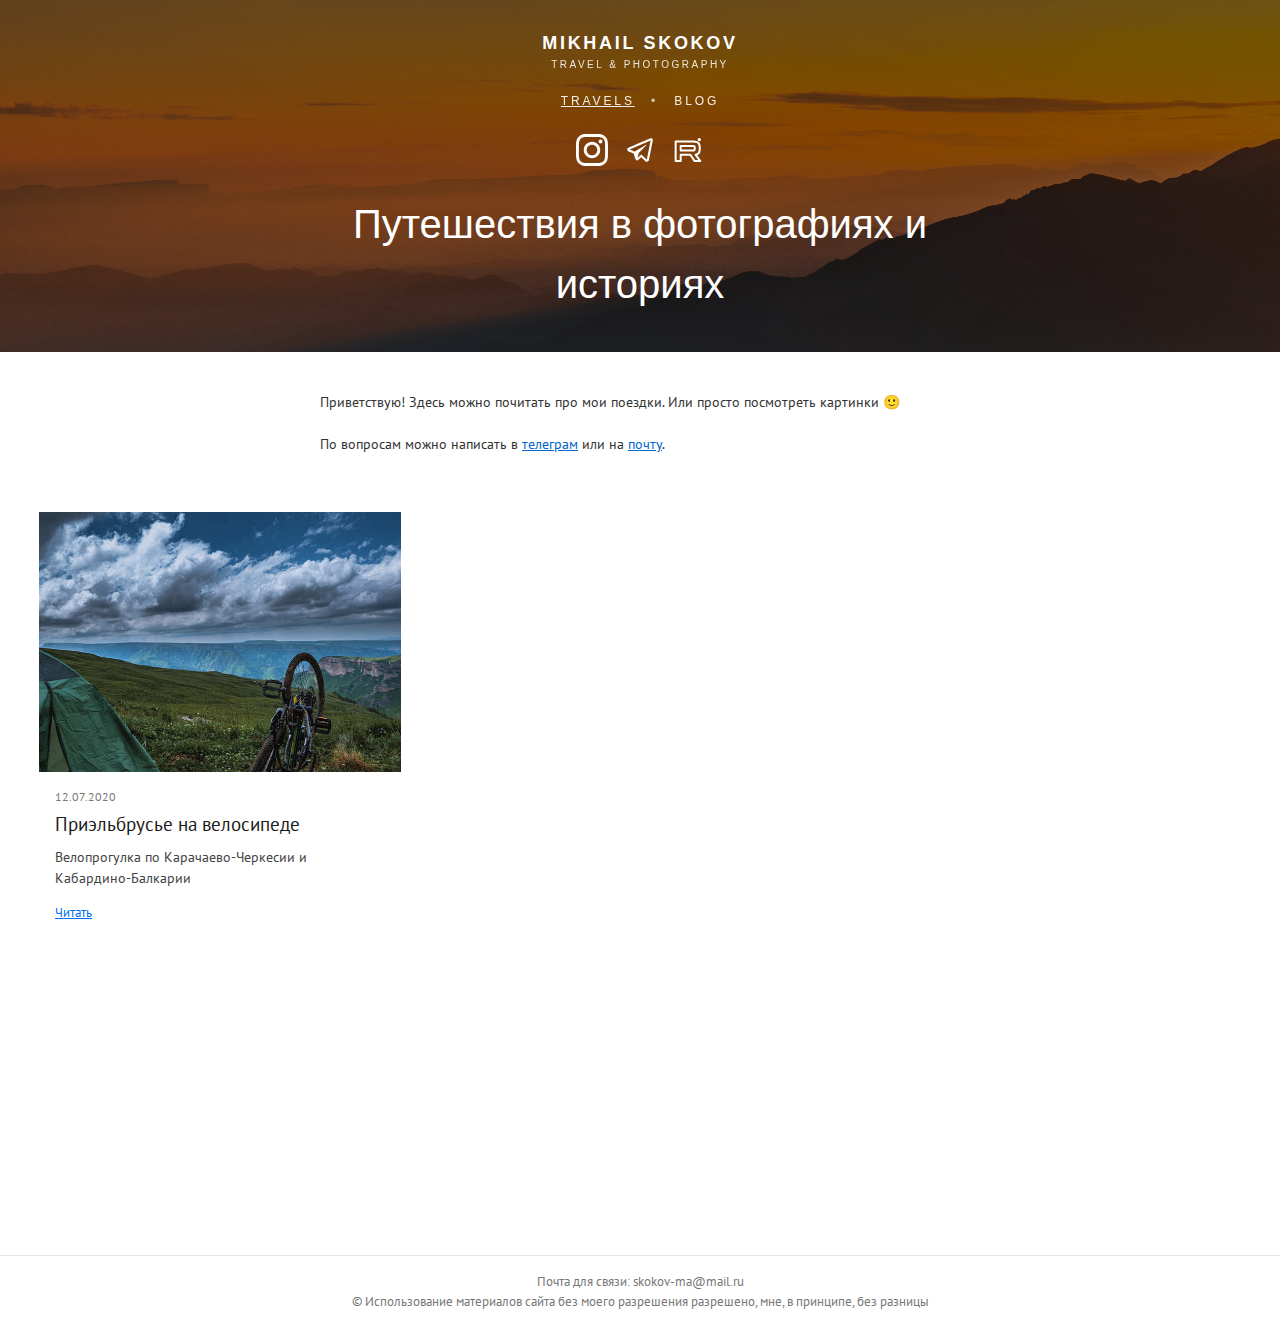
<file: index.html>
<!DOCTYPE html>
<html lang="ru">

<head>
  <meta charset="UTF-8">
  <title>Михаил Скоков — Про путешествия</title>
  <meta name="viewport" content="width=device-width, initial-scale=1">
  <link rel="apple-touch-icon" sizes="180x180" href="/apple-touch-icon.png">
  <link rel="icon" type="image/png" sizes="32x32" href="/favicon-32x32.png">
  <link rel="icon" type="image/png" sizes="16x16" href="/favicon-16x16.png">
  <link rel="manifest" href="/site.webmanifest">
  <link rel="stylesheet" href="assets/css/base.css">
</head>

<body data-page="home" class="page-home">
  <header class="site-header" id="site-header"></header>

  <main class="content">
    <section class="about">
      <p>Приветствую! Здесь можно почитать про мои поездки. Или просто посмотреть картинки 🙂</p>
      <br>
      <p>По вопросам можно написать в <a href="https://t.me/SkokovMA" target="_blank">телеграм</a> или на <a
          href="mailto:skokov-ma@mail.ru">почту</a>.</p>
    </section>

    <section id="travels" class="posts-section">
      <div id="travels-list" class="travels-grid"></div>
    </section>
  </main>

  <footer class="site-footer" id="site-footer"></footer>

  <script src="assets/js/layout.js"></script>
</body>

</html>
</file>
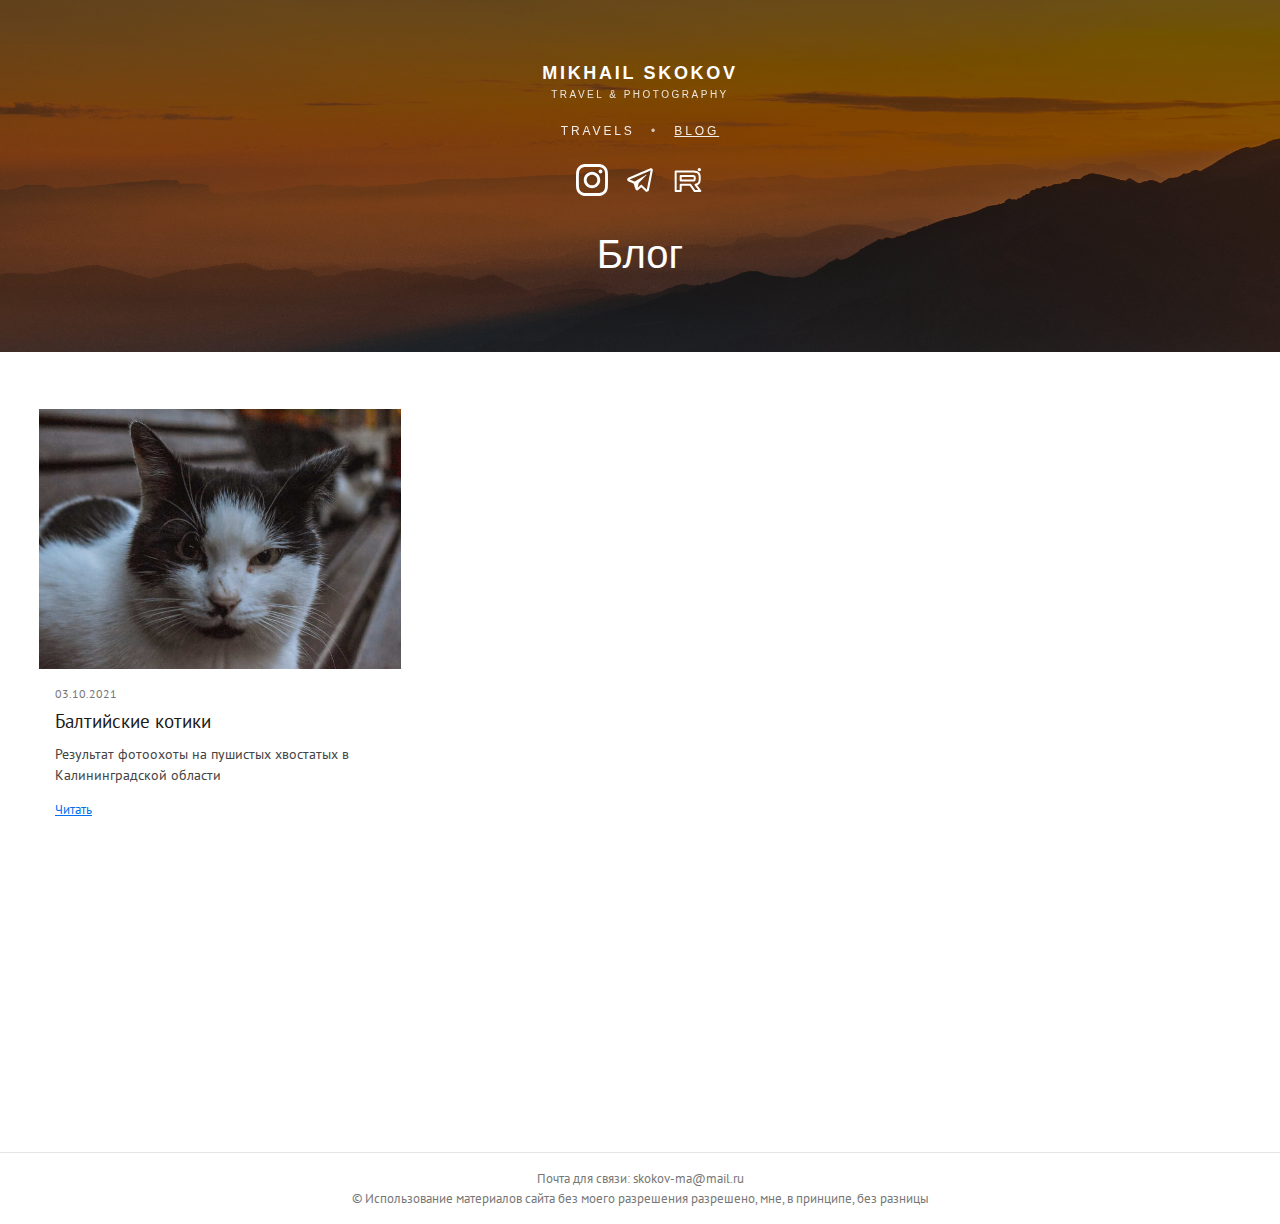
<file: blog/index.html>
<!DOCTYPE html>
<html lang="ru">

<head>
  <meta charset="UTF-8">
  <meta name="viewport" content="width=device-width, initial-scale=1">
  <title>Михаил Скоков — Блог</title>
  <meta name="description" content="Заметки о путешествиях, фотографии и истории">
  
  <link rel="apple-touch-icon" sizes="180x180" href="/apple-touch-icon.png">
  <link rel="icon" type="image/png" sizes="32x32" href="/favicon-32x32.png">
  <link rel="icon" type="image/png" sizes="16x16" href="/favicon-16x16.png">
  <link rel="manifest" href="/site.webmanifest">
  
  <link rel="stylesheet" href="../assets/css/base.css">
</head>

<body data-page="blog">
  <header class="site-header" id="site-header"></header>

  <main class="content">

    <section id="blog-posts" class="posts-section">
      <div id="blog-list" class="travels-grid"></div>
    </section>
  </main>

  <footer class="site-footer" id="site-footer"></footer>

  <script src="../assets/js/layout.js"></script>
</body>

</html>
</file>
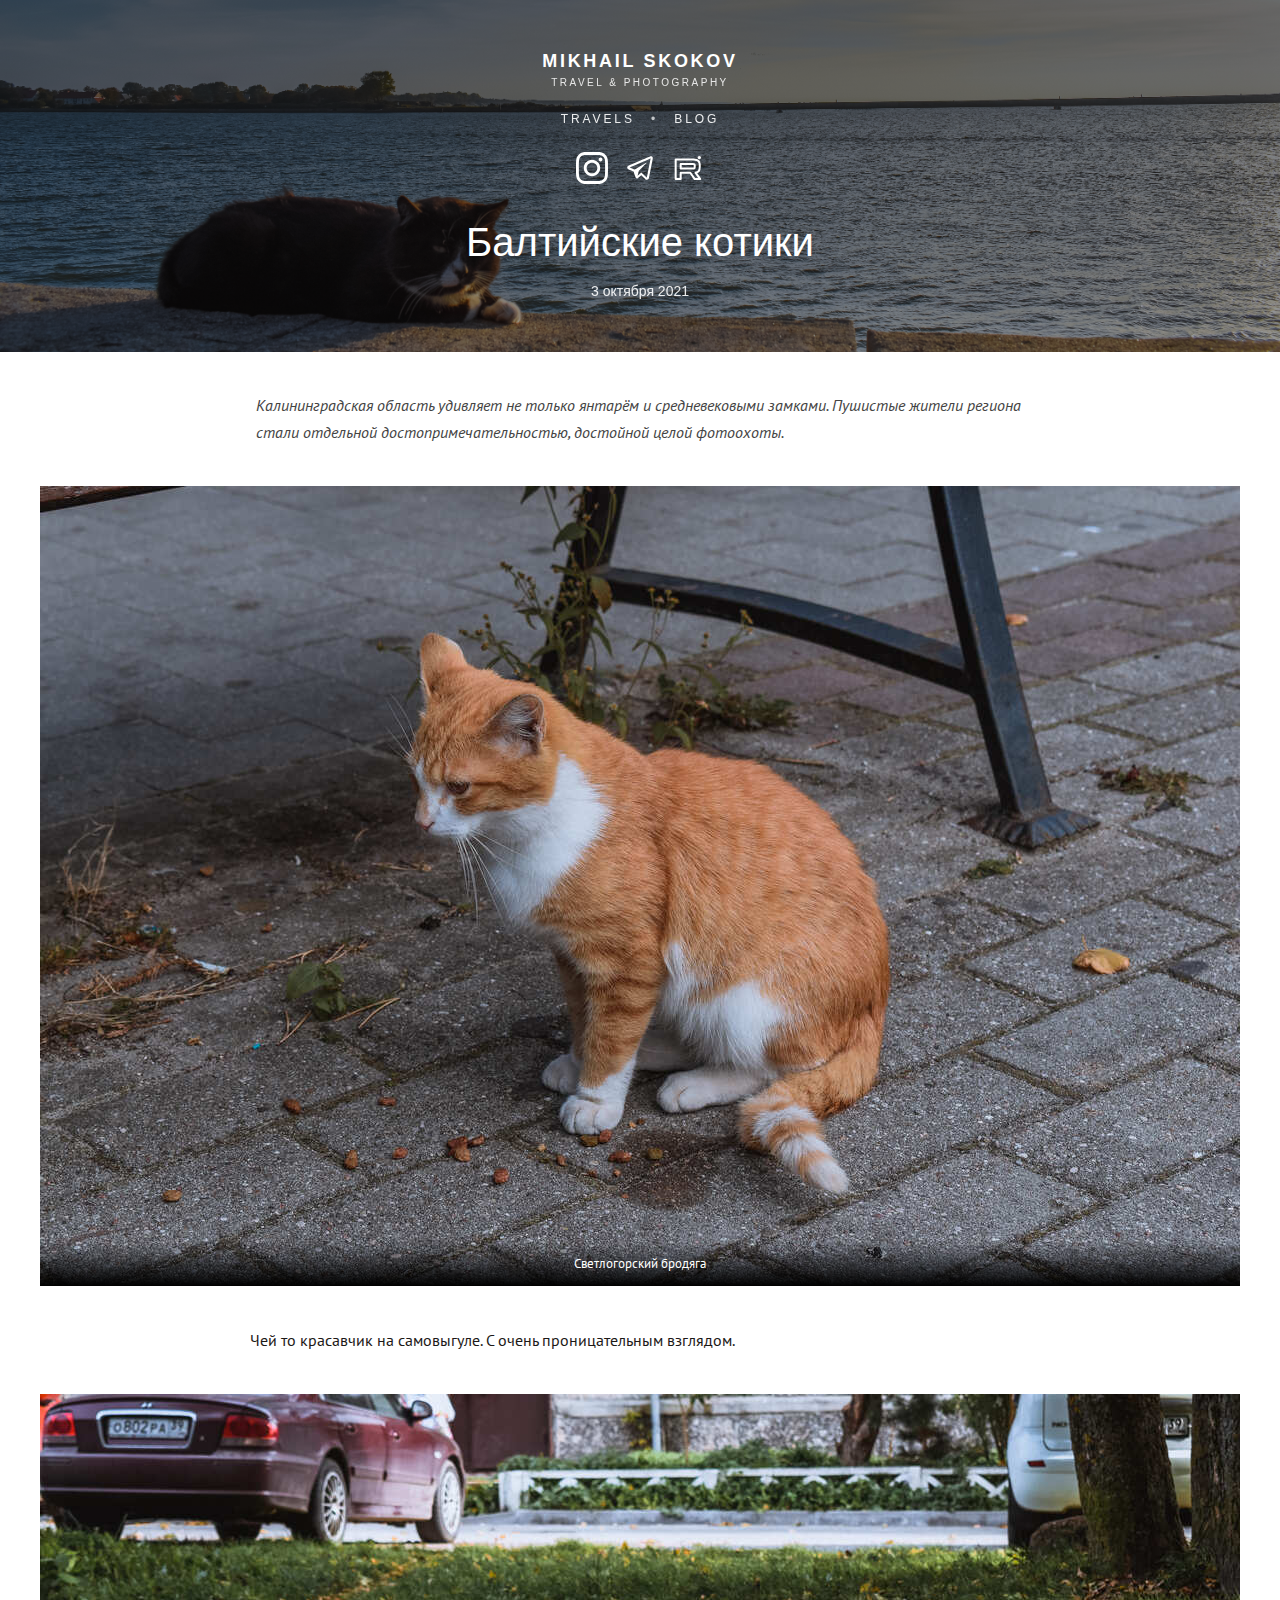
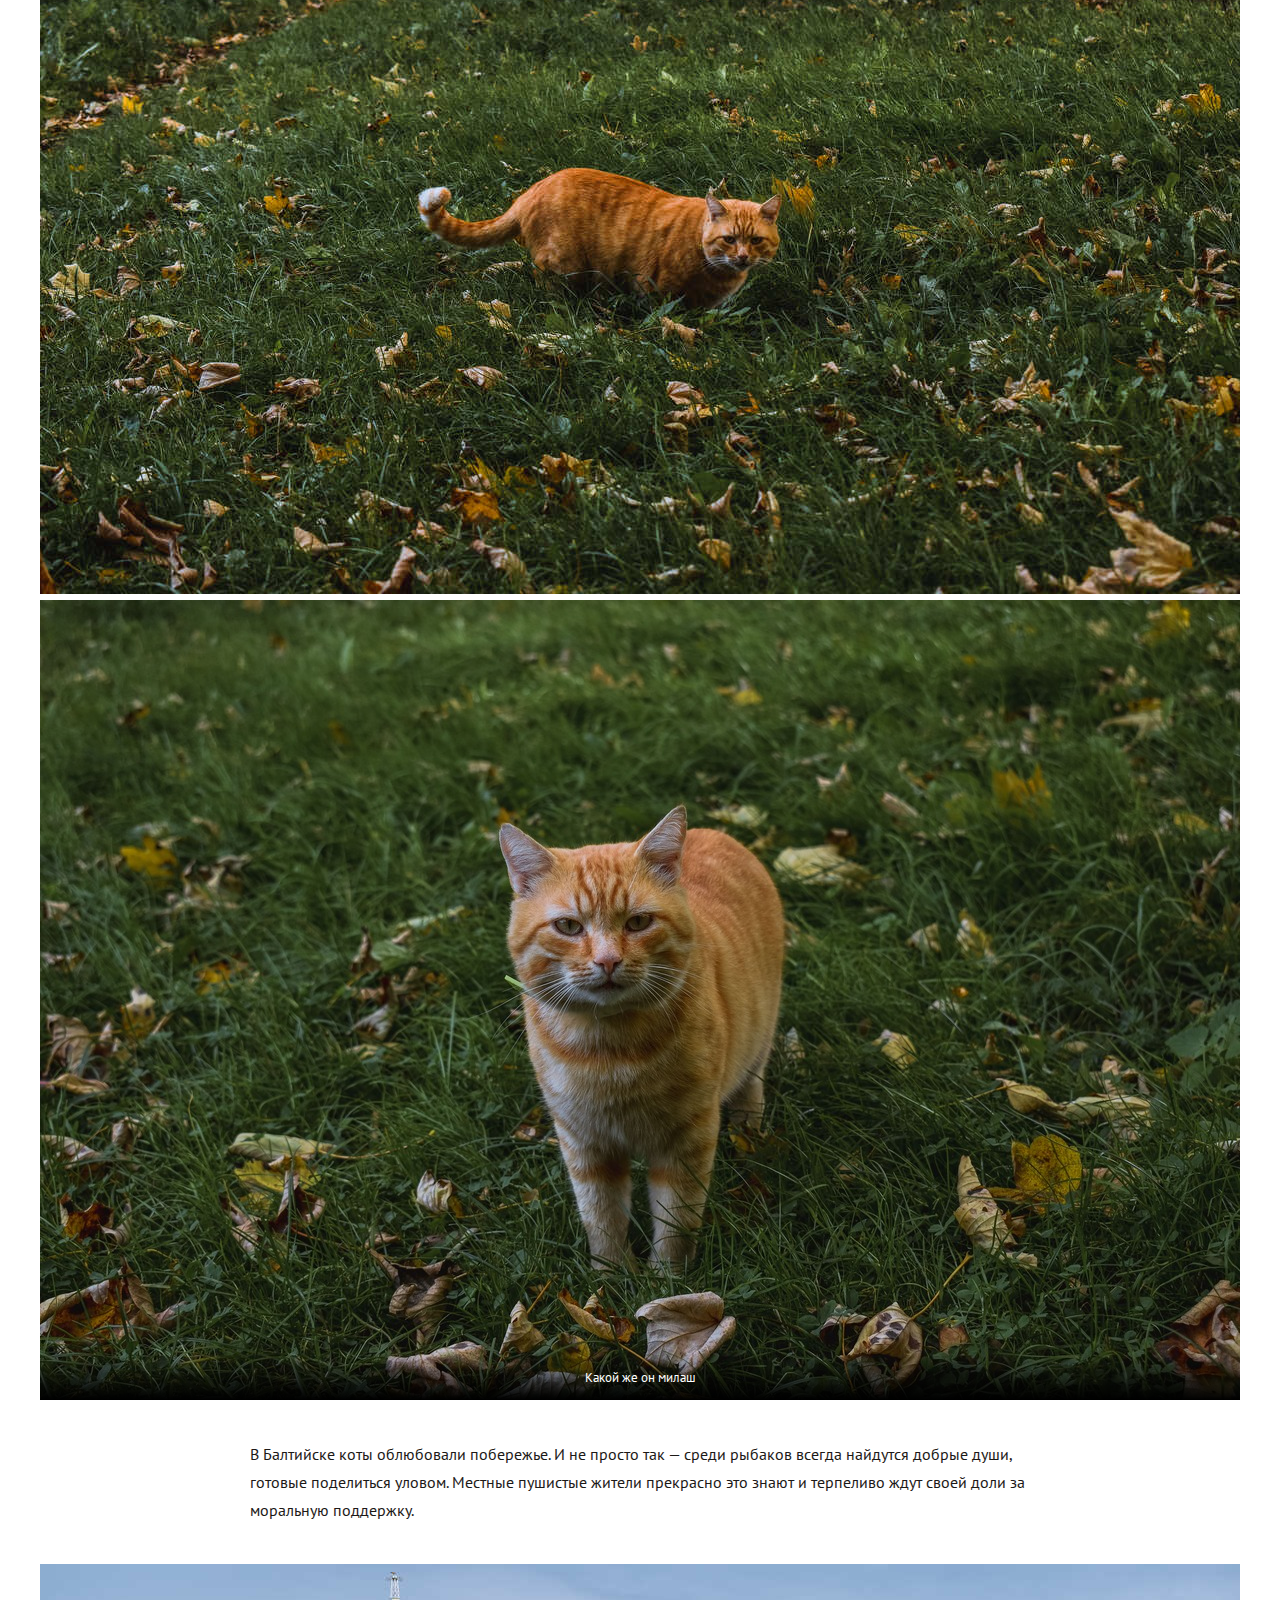
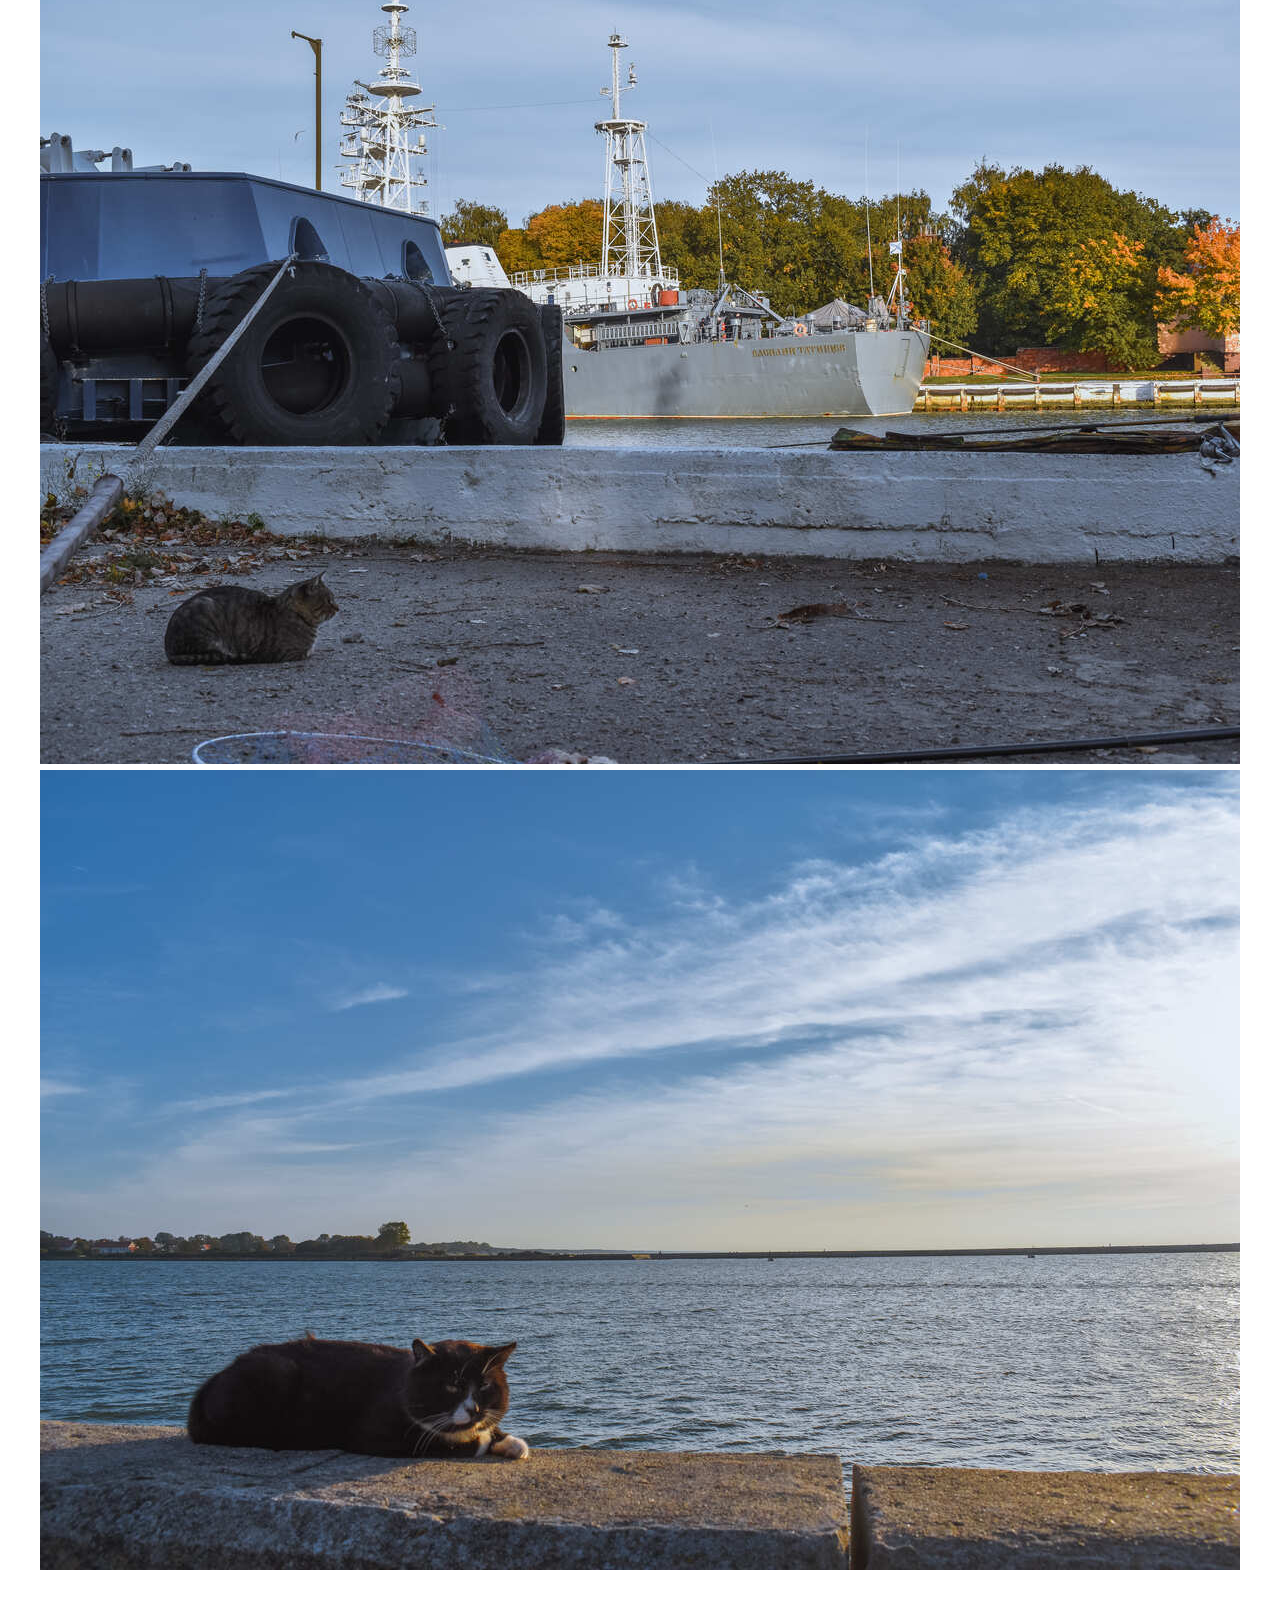
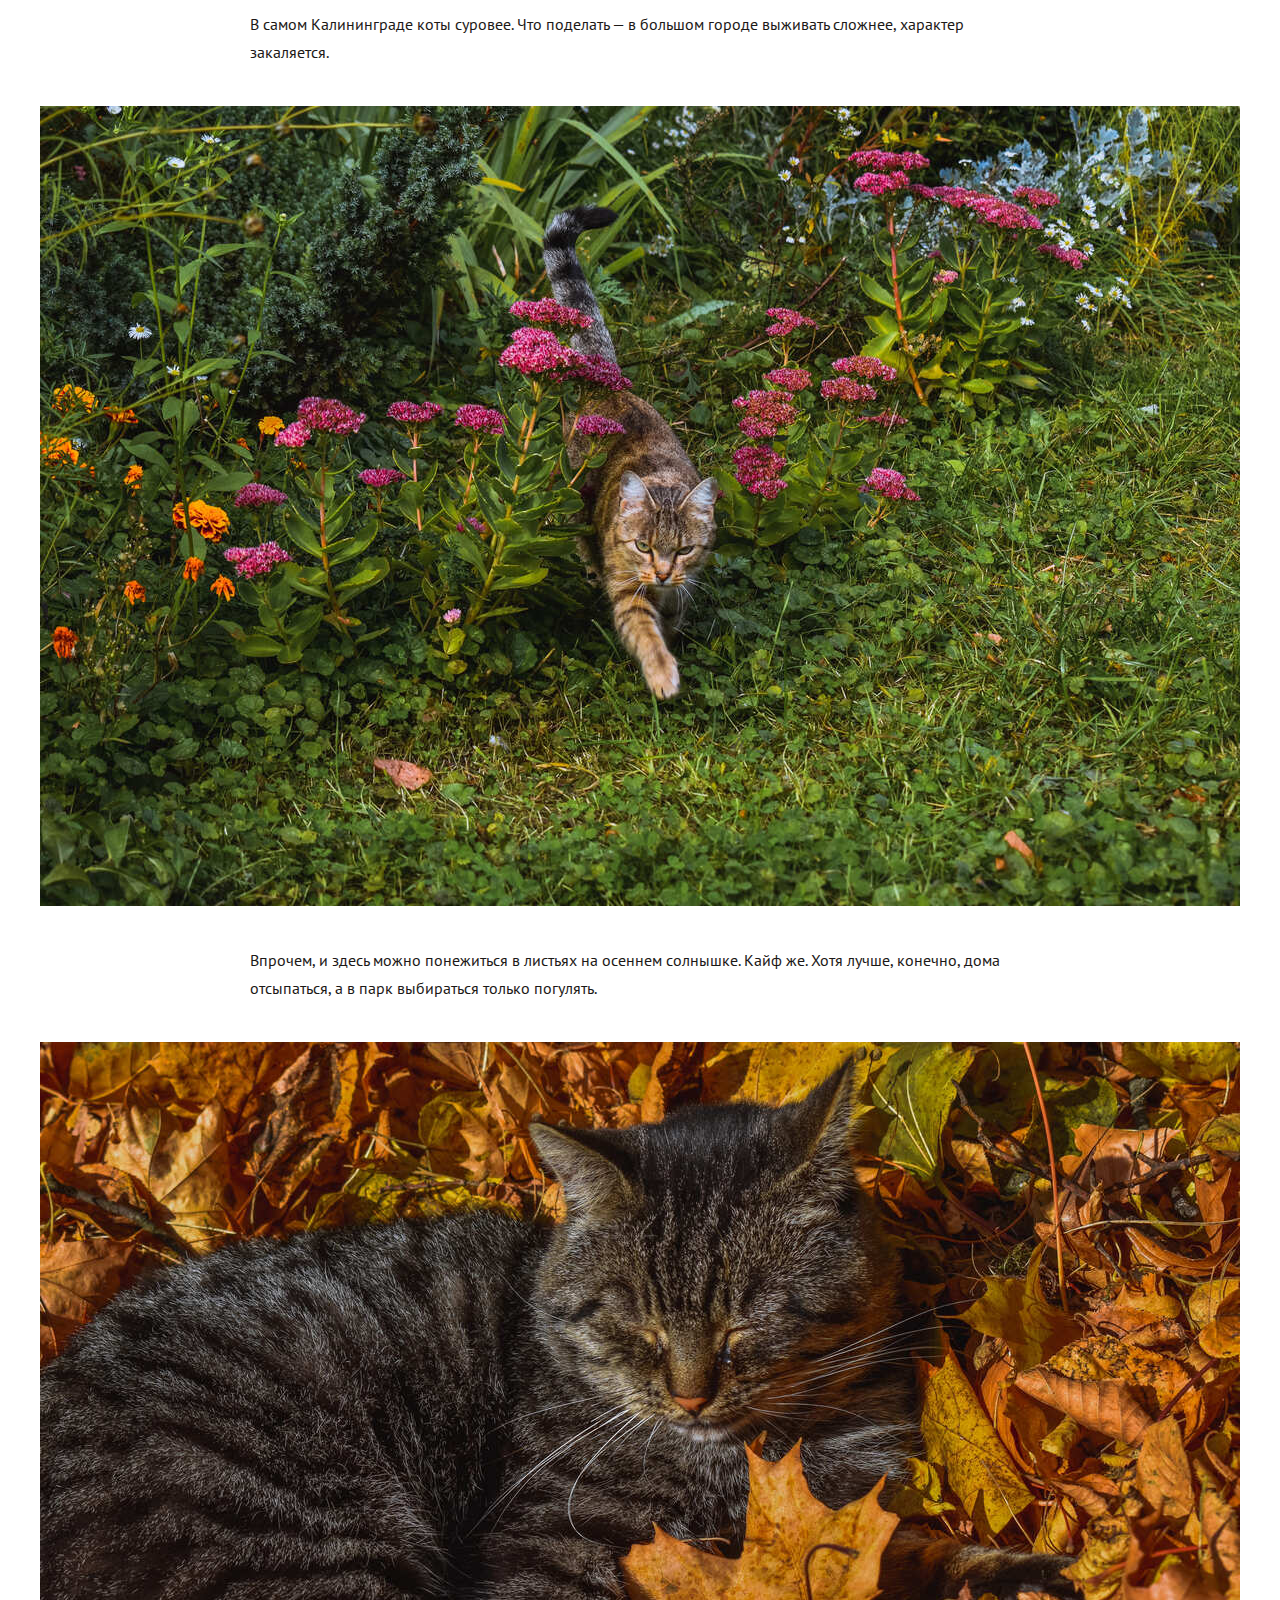
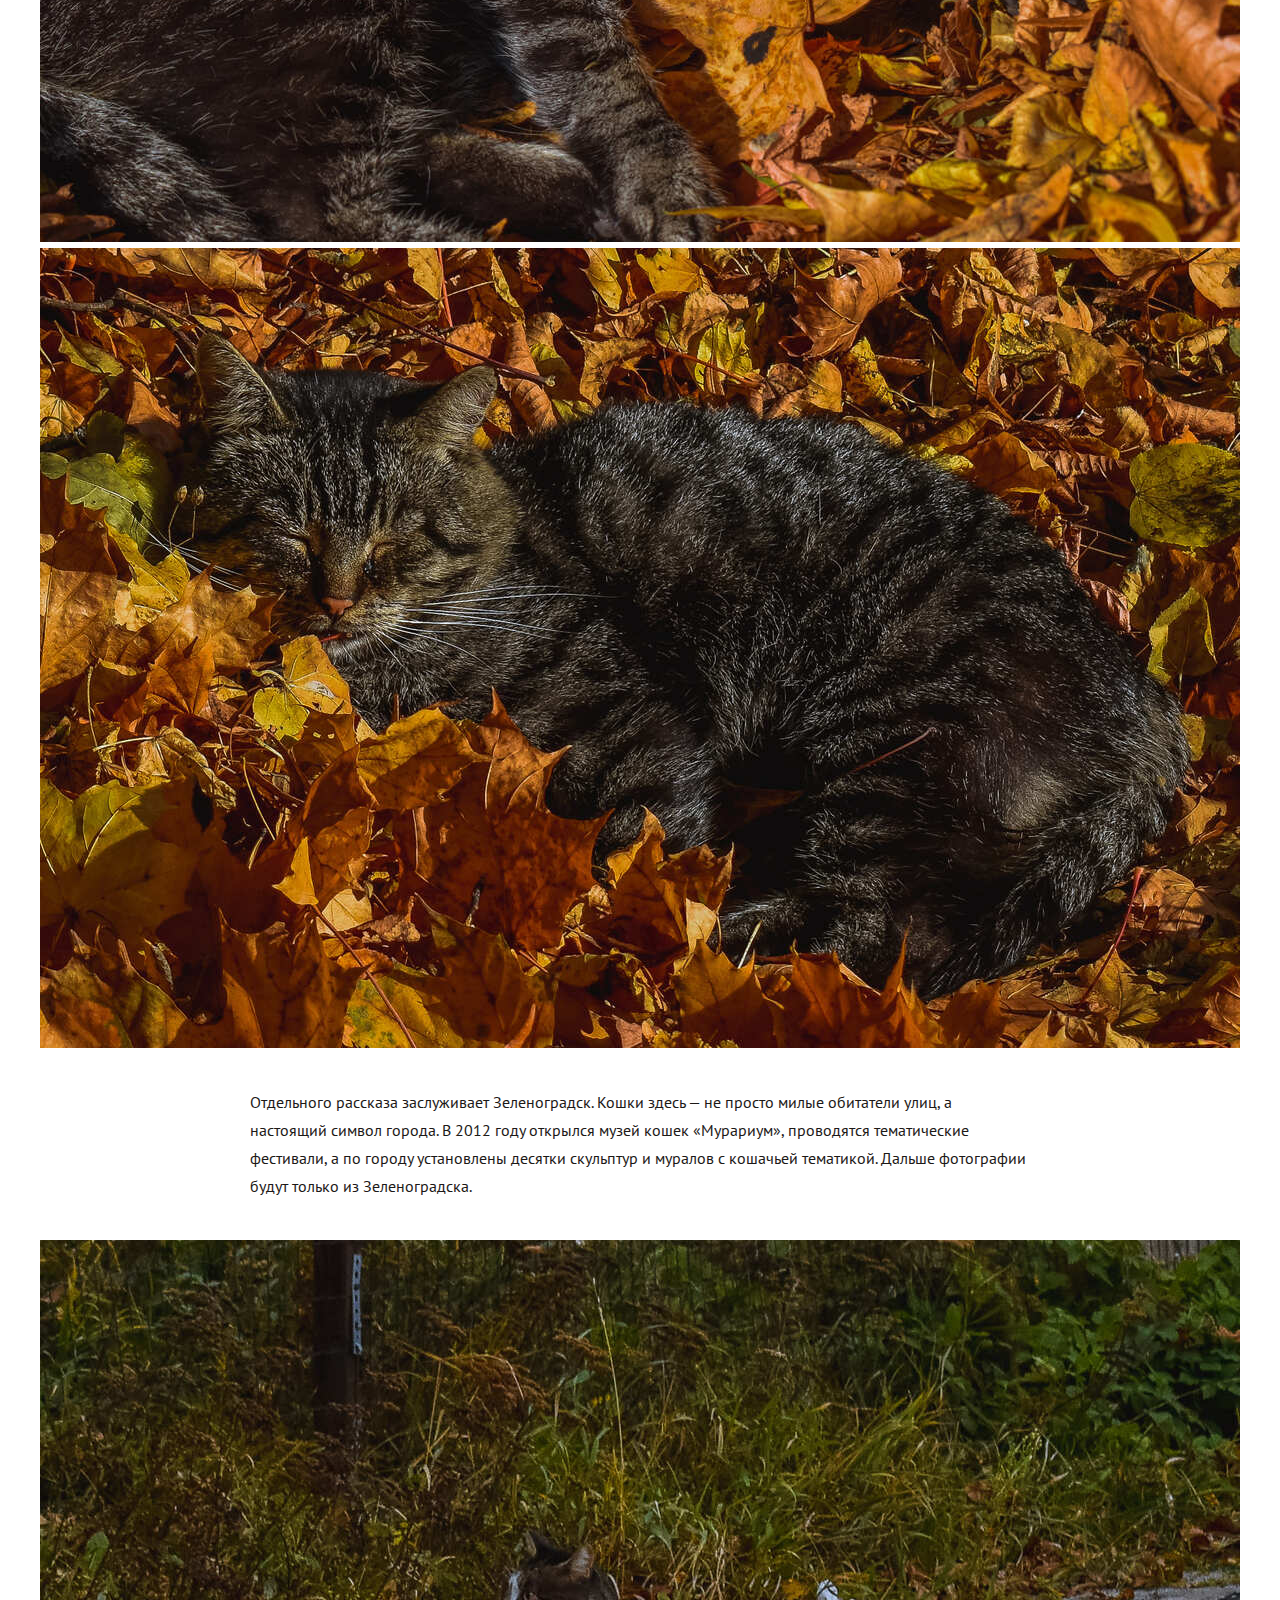
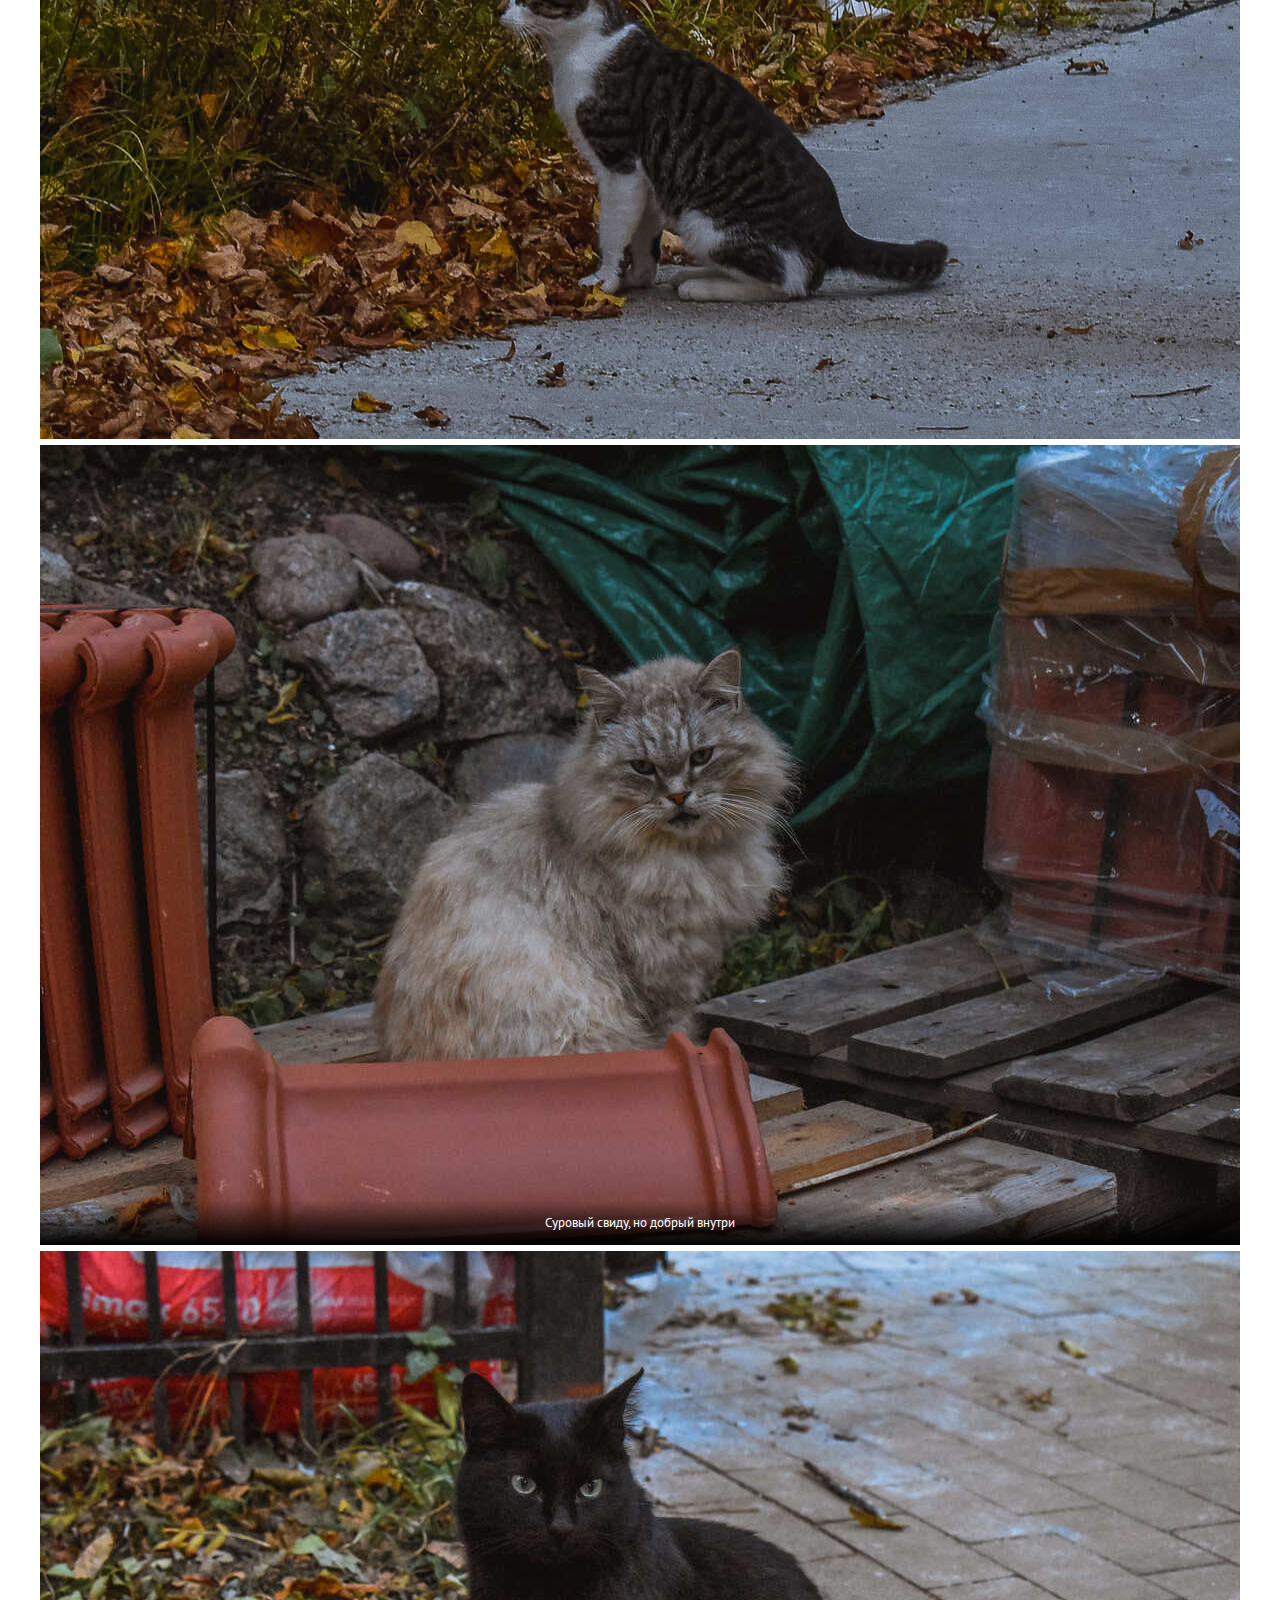
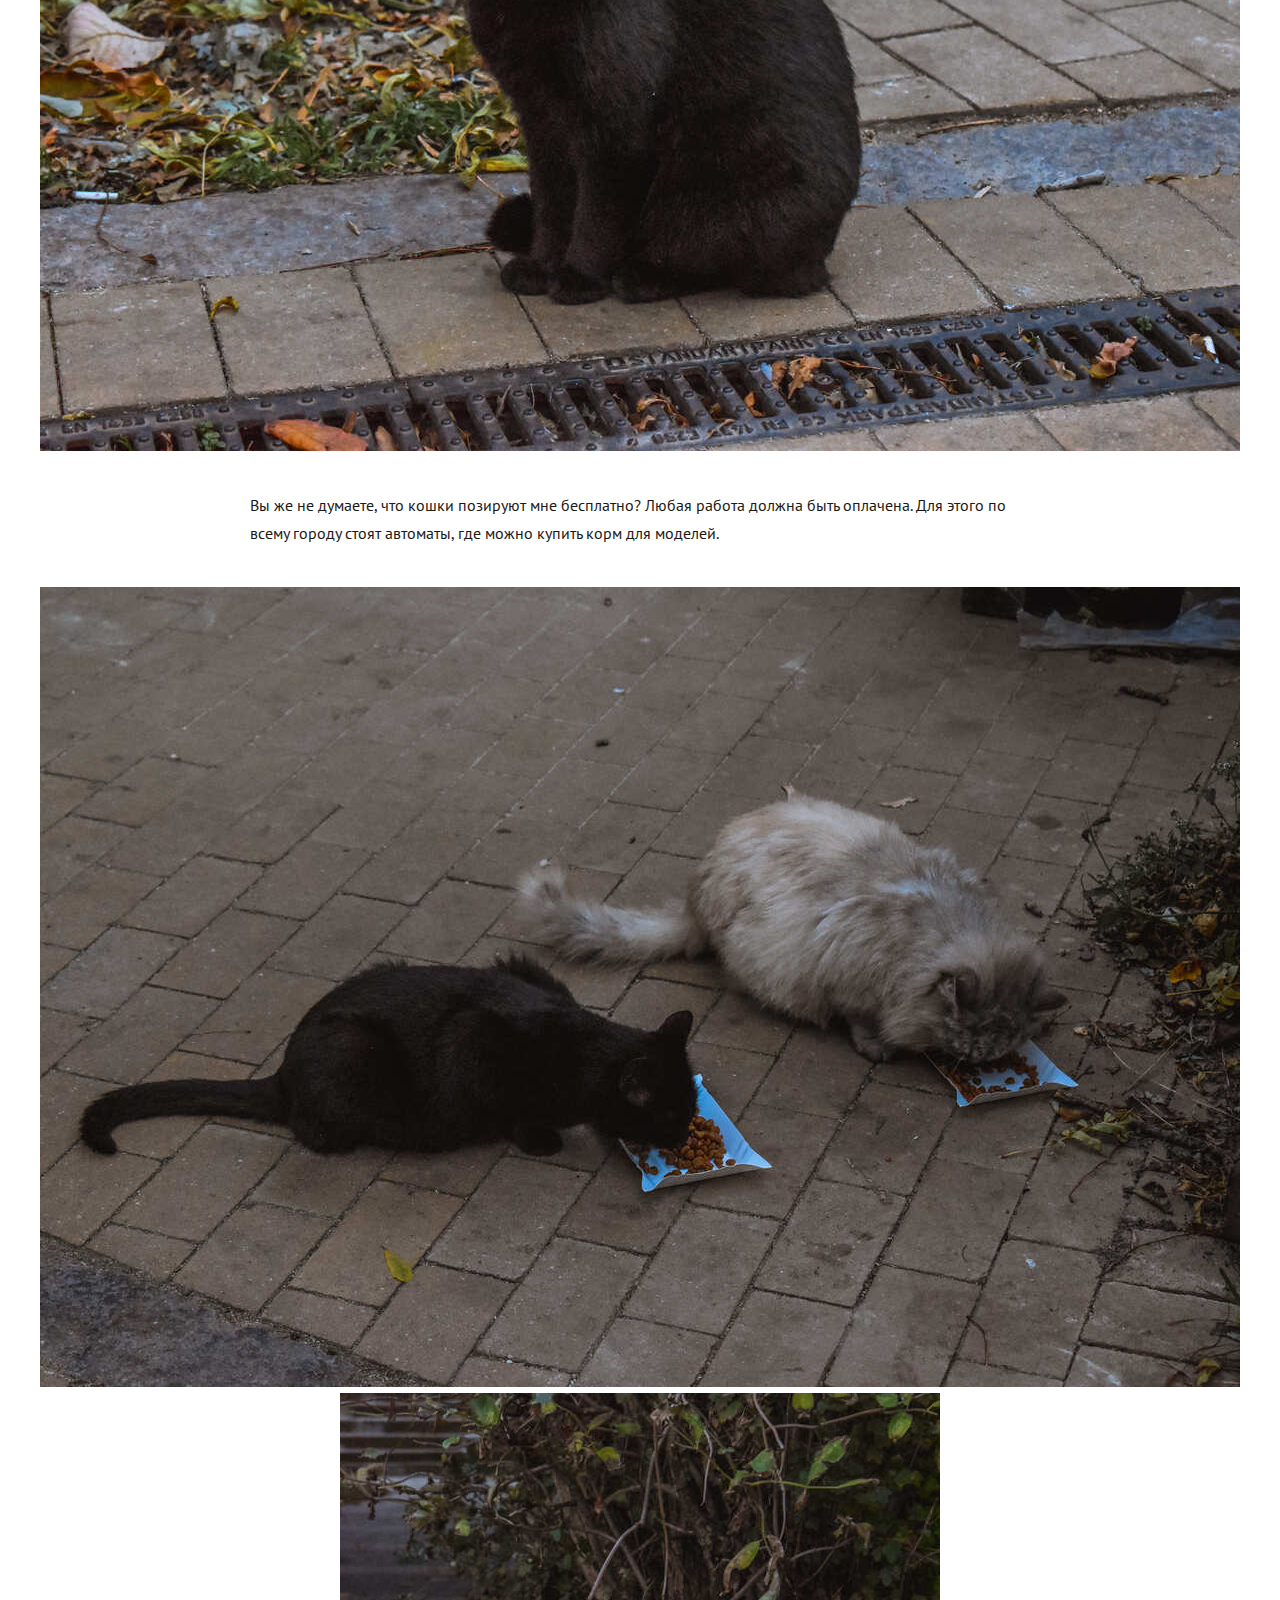
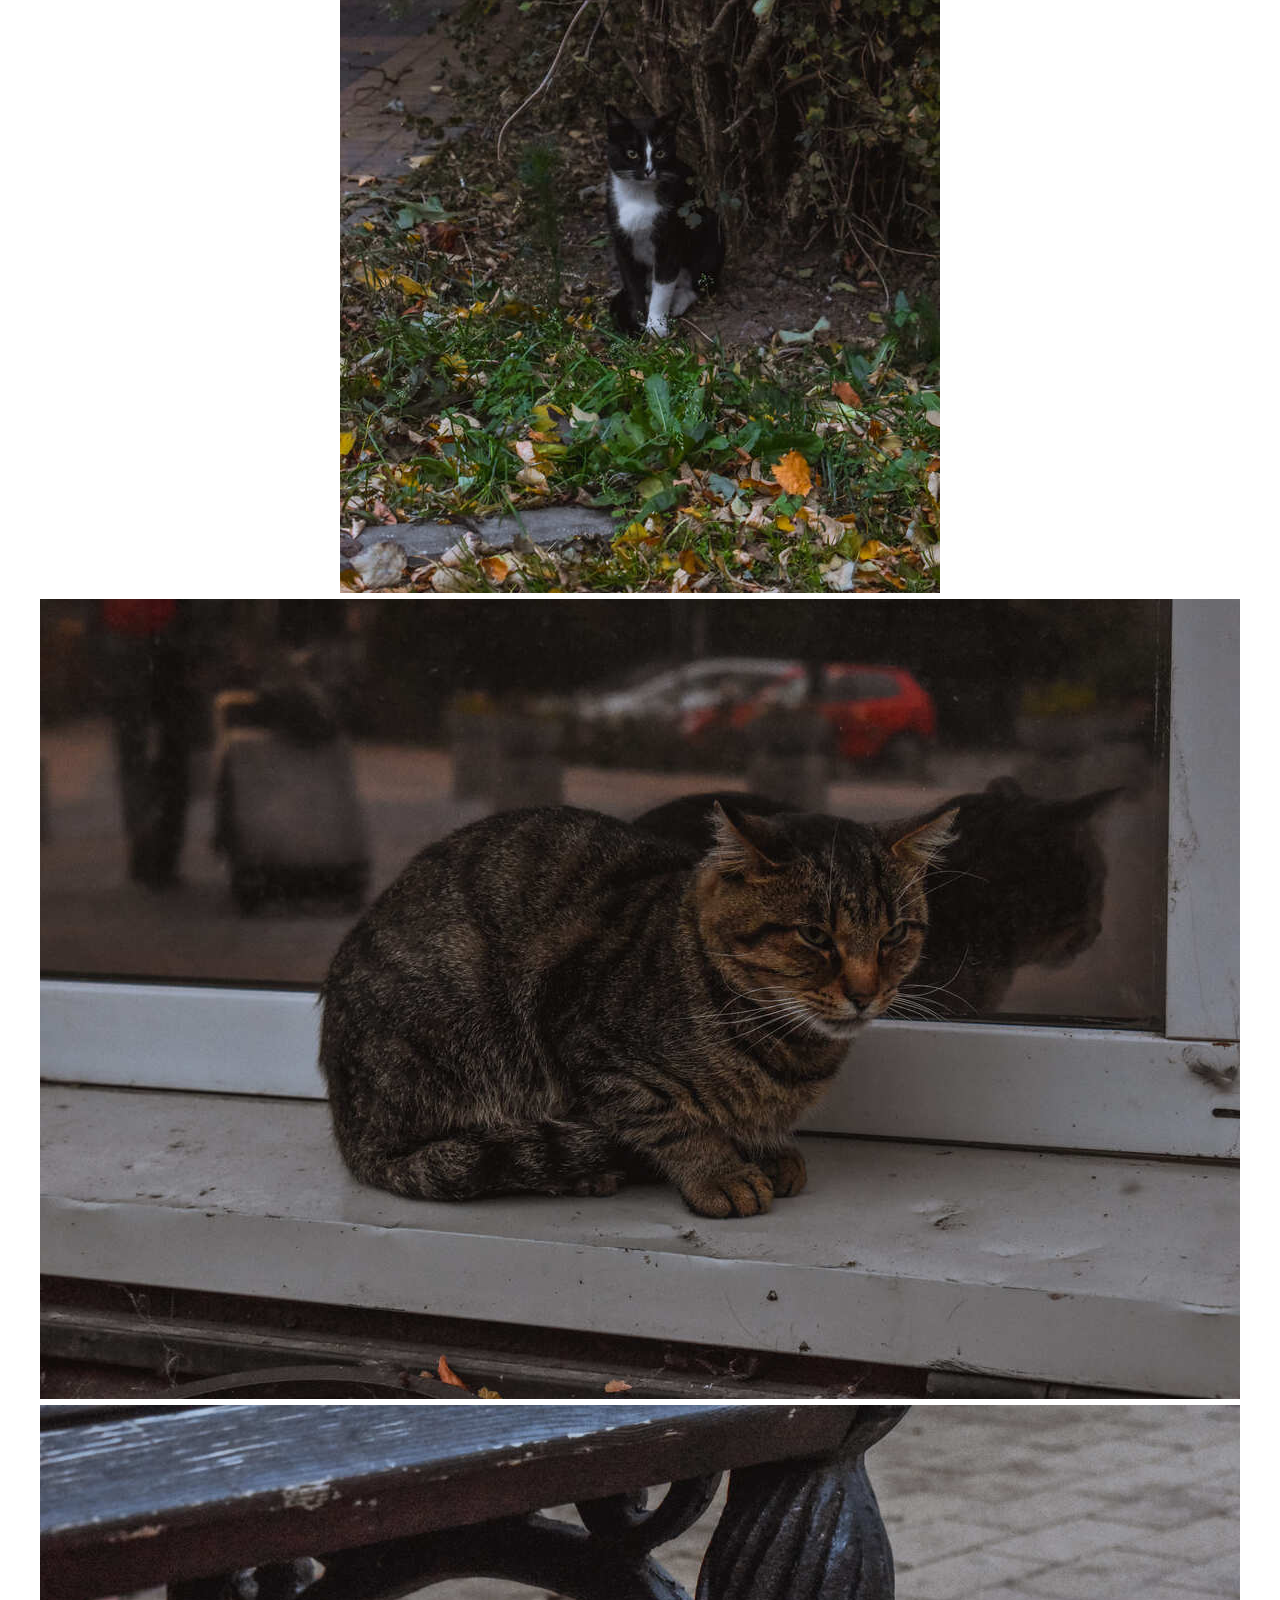
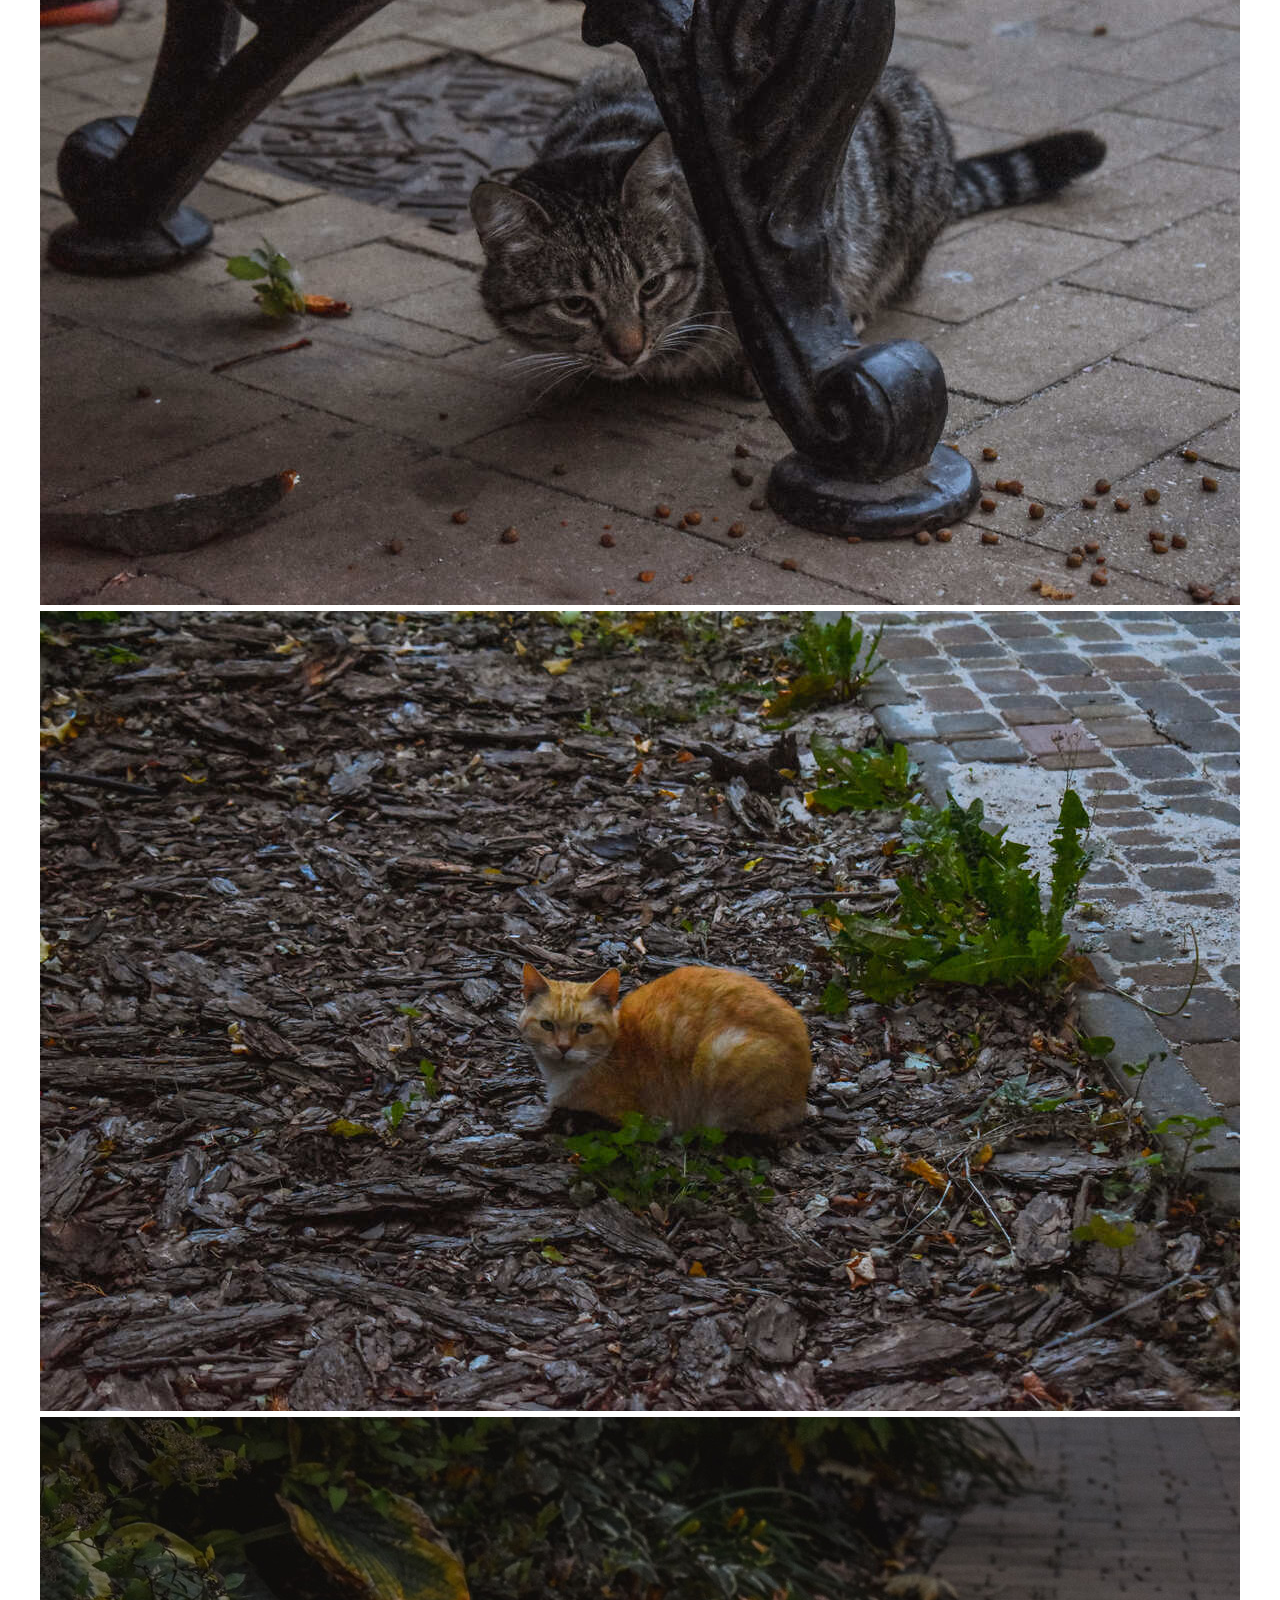
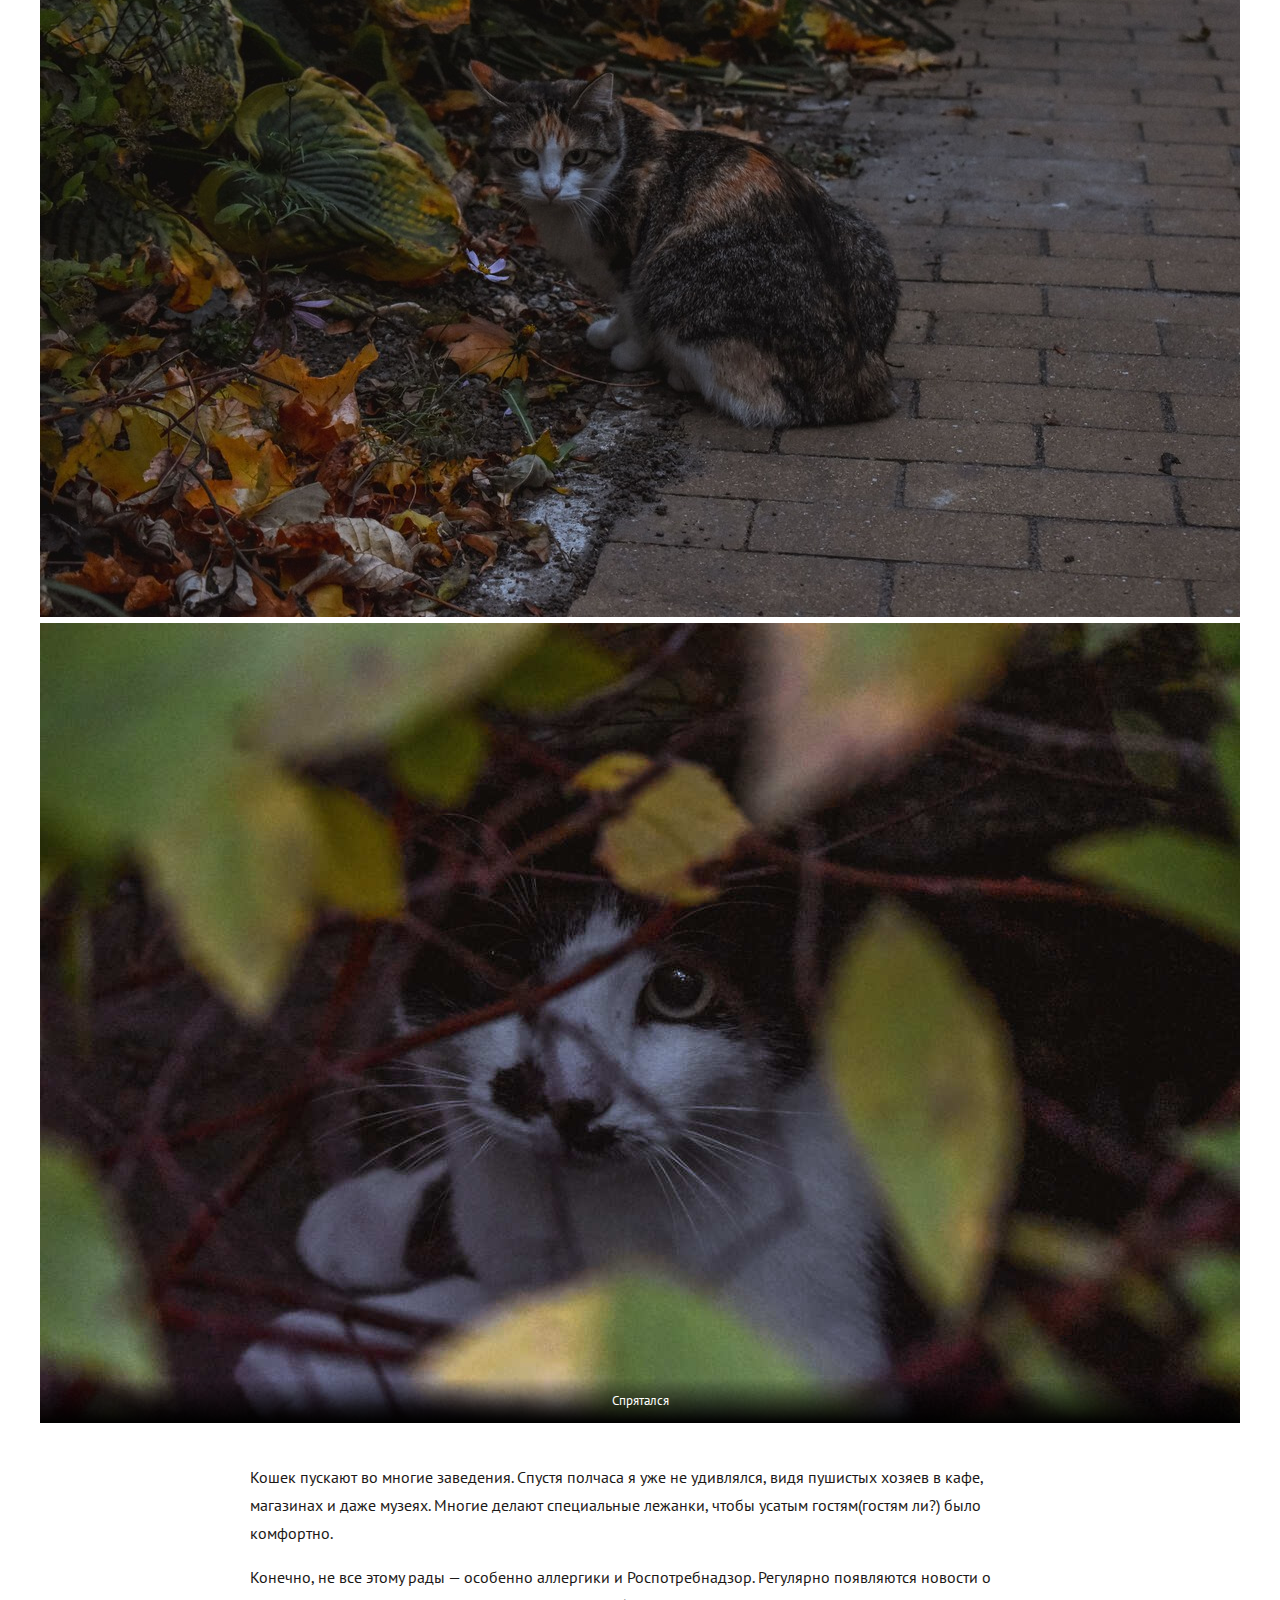
<file: blog/cats/index.html>
<!DOCTYPE html>
<html lang="ru">

<head>
    <meta charset="UTF-8">
    <meta name="viewport" content="width=device-width, initial-scale=1">
    <title>Котики Калининграда — Михаил Скоков</title>
    <link rel="apple-touch-icon" sizes="180x180" href="../../apple-touch-icon.png">
    <link rel="icon" type="image/png" sizes="32x32" href="../../favicon-32x32.png">
    <link rel="icon" type="image/png" sizes="16x16" href="../../favicon-16x16.png">
    <link rel="manifest" href="../../site.webmanifest">
    <link rel="stylesheet" href="../../assets/css/base.css">
    <style>
        body.page-cats .site-header {
            background-position: center 82%;
        }
    </style>
</head>

<body data-page="cats">
    <header class="site-header" id="site-header"></header>

    <main class="content">
        <article class="article">


            <div class="article-intro">
                <p>Калининградская область удивляет не только янтарём и средневековыми замками. Пушистые жители региона
                    стали отдельной достопримечательностью, достойной целой фотоохоты.</p>
            </div>

            <figure class="article-image">
                <img src="/assets/photos/cats/1.jpg" alt="">
                <figcaption class="image-caption">Светлогорский бродяга</figcaption>
            </figure>
            <div class="article-text">
                <p>
                    Чей то красавчик на самовыгуле. С очень проницательным взглядом.
                </p>
            </div>
            <figure class="article-image">
                <img src="/assets/photos/cats/2.jpg" alt="">
            </figure>
            <figure class="article-image">
                <img src="/assets/photos/cats/3.jpg" alt="">
                <figcaption class="image-caption">Какой же он милаш</figcaption>
            </figure>
            <div class="article-text">
                <p>В Балтийске коты облюбовали побережье. И не просто так — среди рыбаков всегда найдутся добрые души,
                    готовые поделиться уловом. Местные пушистые жители прекрасно это знают и терпеливо ждут своей доли
                    за моральную поддержку.
                </p>
            </div>
            <figure class="article-image">
                <img src="/assets/photos/cats/4.jpg" alt="">
            </figure>
            <figure class="article-image">
                <img src="/assets/photos/cats/5.jpg" alt="">
            </figure>
            <div class="article-text">
                <p>В самом Калининграде коты суровее. Что поделать — в большом городе выживать сложнее, характер
                    закаляется.</p>
            </div>
            <figure class="article-image">
                <img src="/assets/photos/cats/6.jpg" alt="">
            </figure>
            <div class="article-text">
                <p>Впрочем, и здесь можно понежиться в листьях на осеннем солнышке. Кайф же. Хотя лучше, конечно, дома
                    отсыпаться, а в парк выбираться только погулять.</p>
            </div>
            <figure class="article-image">
                <img src="/assets/photos/cats/7.jpg" alt="">
            </figure>
            <figure class="article-image">
                <img src="/assets/photos/cats/8.jpg" alt="">
            </figure>
            <div class="article-text">
                <p>Отдельного рассказа заслуживает Зеленоградск. Кошки здесь — не просто милые обитатели улиц, а
                    настоящий символ города. В 2012 году открылся музей кошек «Мурариум», проводятся тематические
                    фестивали, а по городу установлены десятки скульптур и муралов с кошачьей тематикой. Дальше
                    фотографии будут только из Зеленоградска.</p>
            </div>
            <figure class="article-image">
                <img src="/assets/photos/cats/9.jpg" alt="">
            </figure>
            <figure class="article-image">
                <img src="/assets/photos/cats/10.jpg" alt="">
                <figcaption class="image-caption">Суровый свиду, но добрый внутри</figcaption>
            </figure>
            <figure class="article-image">
                <img src="/assets/photos/cats/11.jpg" alt="">
            </figure>
            <div class="article-text">
                <p>
                    Вы же не думаете, что кошки позируют мне бесплатно? Любая работа должна быть оплачена. Для этого по
                    всему городу стоят автоматы, где можно купить корм для моделей.
                </p>
            </div>
            <figure class="article-image">
                <img src="/assets/photos/cats/12.jpg" alt="">
            </figure>
            <figure class="article-image-double">
                <div class="image-item">
                    <img src="/assets/photos/cats/13.jpg" alt="">
                </div>
            </figure>
            <figure class="article-image">
                <img src="/assets/photos/cats/14.jpg" alt="">
            </figure>
            <figure class="article-image">
                <img src="/assets/photos/cats/15.jpg" alt="">
            </figure>
            <figure class="article-image">
                <img src="/assets/photos/cats/16.jpg" alt="">
            </figure>
            <figure class="article-image">
                <img src="/assets/photos/cats/17.jpg" alt="">
            </figure>
            <figure class="article-image">
                <img src="/assets/photos/cats/18.jpg" alt="">
                <figcaption class="image-caption">Спрятался</figcaption>
            </figure>
            <div class="article-text">
                <p>Кошек пускают во многие заведения. Спустя полчаса я уже не удивлялся, видя пушистых хозяев в кафе,
                    магазинах и даже музеях. Многие делают специальные лежанки, чтобы усатым гостям(гостям ли?) было
                    комфортно.</p>
                <p>Конечно, не все этому рады — особенно аллергики и Роспотребнадзор. Регулярно появляются новости о
                    штрафах заведениям. Не знаю, есть ли смысл с этим бороться. Проще регулировать: ряд мест уже
                    указывает,
                    что пространство свободно от кошек, другие, наоборот, предупреждают о пушистых квартирантах. В
                    Стамбуле же как-то уживаются — думаю, и мы справимся.</p>
            </div>
            <figure class="article-image">
                <img src="/assets/photos/cats/20.jpg" alt="">
            </figure>
            <figure class="article-image">
                <img src="/assets/photos/cats/19.jpg" alt="">
            </figure>
            <figure class="article-image">
                <img src="/assets/photos/cats/21.jpg" alt="">
            </figure>
            <figure class="article-image">
                <img src="/assets/photos/cats/22.jpg" alt="">
            </figure>
            <figure class="article-image">
                <img src="/assets/photos/cats/23.jpg" alt="">
            </figure>
            <div class="article-text">
                <p>
                    Неравнодушные люди соорудили целый кошачий городок. Он находится рядом со сквером Котофейня. Кстати,
                    в
                    городе ввели муниципальную должность — «Котошеф». Он занимается содержанием всей этой
                    инфраструктуры и присмотром за кошками. Вечером в городке можно наблюдать массовое кормление.
                </p>
            </div>
            <figure class="article-image">
                <img src="/assets/photos/cats/24.jpg" alt="">
            </figure>
            <div class="article-text">
                <p>
                    Честное слово, забрал бы себе. Но у меня уже двое. Хватит пока.
                </p>
            </div>
            <figure class="article-image">
                <img src="/assets/photos/cats/25.jpg" alt="">
            </figure>
            <figure class="article-image">
                <img src="/assets/photos/cats/26.jpg" alt="">
                <figcaption class="image-caption">Ну что за лапочка?</figcaption>
            </figure>
            <div class="article-text">
                <p>Эта парочка уселась на лавочке так удачно, что к ним выстроилась целая очередь за фотографией. Я тоже
                    не удержался.</p>
            </div>
            <figure class="article-image">
                <img src="/assets/photos/cats/27.jpg" alt="">
            </figure>
            <figure class="article-image">
                <img src="/assets/photos/cats/28.jpg" alt="">
            </figure>
            <div class="article-text">
                <p>Не сфотографироваться было просто невозможно. Кадр сделан на древний Xiaomi — зеркалки под рукой,
                    конечно, не было.</p>
            </div>
            <figure class="article-image">
                <img src="/assets/photos/cats/42.jpg" alt="">
            </figure>
            <figure class="article-image">
                <img src="/assets/photos/cats/29.jpg" alt="">
            </figure>
            <div class="article-text">
                <p>Кошачья тема пронизывает весь город: муралы, памятники, светофоры, лавочки. Если что-то можно сделать
                    в виде кошки — в Зеленоградске это сделают. Правильный подход.</p>
            </div>
            <figure class="article-image-double">
                <div class="image-item">
                    <img src="/assets/photos/cats/30.jpg" alt="">
                </div>
                <div class="image-item">
                    <img src="/assets/photos/cats/31.jpg" alt="">
                </div>
            </figure>
            <figure class="article-image-double">
                <div class="image-item">
                    <img src="/assets/photos/cats/41.jpg" alt="">
                </div>
            </figure>
            <figure class="article-image">
                <img src="/assets/photos/cats/32.jpg" alt="">
            </figure>
            <div class="article-text">
                <p>
                    А здесь кошкии люди собираются на массовое кормление. В рационе в основном свежая рыба, сухой корм и
                    какие то молочные смеси.
                </p>
            </div>
            <figure class="article-image">
                <img src="/assets/photos/cats/33.jpg" alt="">
            </figure>
            <figure class="article-image">
                <img src="/assets/photos/cats/34.jpg" alt="">
            </figure>
            <figure class="article-image">
                <img src="/assets/photos/cats/35.jpg" alt="">
            </figure>
            <figure class="article-image">
                <img src="/assets/photos/cats/36.jpg" alt="">
            </figure>
            <figure class="article-image">
                <img src="/assets/photos/cats/37.jpg" alt="">
            </figure>
            <figure class="article-image">
                <img src="/assets/photos/cats/38.jpg" alt="">
            </figure>
            <figure class="article-image">
                <img src="/assets/photos/cats/39.jpg" alt="">
            </figure>
            <figure class="article-image">
                <img src="/assets/photos/cats/40.jpg" alt="">
            </figure>
            <div class="article-text">
                <p>
                    Закончу статью не очень весело. Посмотрите на последнее фото. Многие кошки находятся в не самом
                    лучшем состоянии. Качественно заниматься лечением такой популяции просто нереально. К тому же, люди
                    со всей области свозят котят в Зеленоградск, зная, что здесь о них минимально позаботятся — так они
                    успокаивают совесть.
                </p>

                <p>С этим пока ничего не сделать. Но здорово, что у животных есть еда, места для ночлега и базовая
                    медпомощь. Многих кошек стерилизуют, а недавно поставили на поток пристройство в квартиры. Так что
                    не всё так плохо.</p>

                <p>Можно запасаться кормом, водой, антисептиком и ехать навещать большое кошачье семейство.</p>
            </div>
        </article>
    </main>

    <footer class="site-footer" id="site-footer"></footer>

    <script src="../../assets/js/layout.js"></script>
</body>

</html>
</file>
<file: assets/css/base.css>
@import url('https://fonts.googleapis.com/css2?family=Old+Standard+TT:ital,wght@0,400;0,700;1,400&family=PT+Sans:ital,wght@0,400;0,700;1,400;1,700&display=swap');

/* ========== RESET ========== */
* {
  box-sizing: border-box;
  margin: 0;
  padding: 0;
}

/* ========== FIX FOOTER JUMP ========== */
.posts-section {
  min-height: calc(100vh - 200px);
  /* высота экрана минус примерная высота хедера */
}

/* ========== BASE ========== */
body {
  font-family: "PT Sans", sans-serif;
  background: #ffffff;
  color: #1C1917;
  line-height: 1.5;
}

body {
  opacity: 0;
  transition: opacity 0.4s ease;
}

body.loaded {
  opacity: 1;
}

a {
  color: inherit;
  text-decoration: none;
}

.figure {
  margin: 0;
}

a:hover {
  text-decoration: none;
}

/* ========== STICKY NAVIGATION ========== */
.header-nav-sticky {
  display: none;
  font-family: "Old Standard TT", sans-serif;
  font-size: 12px;
  letter-spacing: 0.2em;
  text-transform: uppercase;
}

.header-nav-sticky ul {
  display: flex;
  justify-content: center;
  align-items: center;
  gap: 2rem;
  list-style: none;
  margin: 0;
  padding: 0;
}

.header-nav-sticky li {
  list-style: none;
}

.header-nav-sticky a {
  color: #ffffff;
  text-decoration: none;
  opacity: 0.9;
  transition: opacity 0.2s;
}

.header-nav-sticky a:hover {
  opacity: 1;
}

/* Активное состояние при прокрутке */
.header-nav-sticky.scroll {
  display: block;
  position: fixed;
  top: 0;
  left: 0;
  right: 0;
  z-index: 1000;
  background-color: #1C1917;
  padding: 0.75rem 1.25rem;
  box-shadow: 0 2px 10px rgba(0, 0, 0, 0.2);
}

/* ========== HEADER ========== */
.site-header {
  font-family: "Old Standard TT", sans-serif;
  position: relative;
  background-size: cover;
  background-position: center center;
  color: #ffffff;
  min-height: 22rem;
}

.header-overlay {
  position: absolute;
  top: 0;
  right: 0;
  bottom: 0;
  left: 0;
  background: linear-gradient(180deg, rgba(0, 0, 0, 0.55), rgba(0, 0, 0, 0.35));
  display: flex;
  align-items: center;
  justify-content: center;
  padding: 32px 16px;
}

.header-center {
  max-width: 720px;
  text-align: center;
}

/* Header backgrounds */
body.page-home .site-header {
  background-image: url("../img/header-home.jpg");
}

body.page-kavkaz .site-header {
  background-image: url("../img/kavkaz_2020/header-kavkaz_2020.jpg");
}

body.page-altay .site-header {
  background-image: url("../img/header-altay.jpg");
}

body.page-vesna .site-header {
  background-image: url("../img/header-vesna.jpg");
}

body.page-blog .site-header {
  background-image: url("../img/header-home.jpg");
}

body.page-cats .site-header {
  background-image: url("../img/baltic_cats/header.jpg");
}

/* Header logo */
.header-logo {
  display: inline-flex;
  flex-direction: column;
  gap: 4px;
  margin-bottom: 20px;
  color: inherit;
  text-decoration: none;
}

.logo-name {
  font-size: 18px;
  font-weight: 700;
  letter-spacing: 0.15em;
  text-transform: uppercase;
}

.logo-sub {
  font-size: 10px;
  letter-spacing: 0.25em;
  text-transform: uppercase;
  opacity: 0.85;
}

/* Header navigation */
.header-nav {
  margin-bottom: 24px;
  font-size: 12px;
  letter-spacing: 0.24em;
  text-transform: uppercase;
}

.header-nav a {
  opacity: 0.9;
}

.header-nav .dot {
  margin: 0 10px;
  opacity: 0.7;
}

/* Header social */
.header-social {
  margin-bottom: 28px;
  display: flex;
  justify-content: center;
  gap: 16px;
}

.header-social a {
  display: inline-flex;
  align-items: center;
  justify-content: center;
}

.header-social img {
  width: 32px;
  height: 32px;
  filter: brightness(0) invert(1);
}

/* Header title */
.header-title h1 {
  font-size: 40px;
  font-weight: 400;
}

.header-title p {
  margin-top: 8px;
  font-size: 14px;
  line-height: 1.7;
  opacity: 0.9;
}

/* ========== MAIN CONTENT ========== */
.content {
  margin: 40px auto 60px;
  padding: 0 16px;
}

.about {
  max-width: 640px;
  margin: 0 auto 40px;
  font-size: 14px;
  color: #333333;
}

.about a,
.about p a,
.article-text a {
  color: #0066cc;
  text-decoration: underline;
}

.about a:hover,
.about p a:hover,
.article-text a:hover {
  text-decoration: none;
}

/* ========== TRAVELS GRID ========== */
#travels {
  margin-top: 32px;
}

.travels-grid {
  width: 1236px;
  max-width: 100%;
  margin: 24px auto 0;
  display: grid;
  grid-template-columns: repeat(3, 1fr);
  column-gap: 24px;
  row-gap: 32px;
}

/* Trip cards */
.trip-card {
  padding: 1rem;
  border: 1px solid transparent;
  background: #ffffff;
  transition: border-color 0.15s ease;
}

.trip-card:hover {
  border-color: #111111;
}

.trip-card-link {
  display: block;
  color: inherit;
  text-decoration: none;
}

.trip-card-image img {
  display: block;
  width: 100%;
  height: 260px;
  object-fit: cover;
}

.trip-card-body {
  padding: 16px;
}

.trip-card-meta {
  font-size: 12px;
  color: #777777;
  margin-bottom: 4px;
}

.trip-card-title {
  font-size: 19px;
  font-weight: 500;
  margin-bottom: 8px;
}

.trip-card h3 a {
  color: inherit !important;
  text-decoration: none !important;
}

.trip-card-excerpt {
  font-size: 14px;
  color: #444444;
  margin-bottom: 10px;
}

.trip-card-read {
  font-size: 13px;
  color: #0070f3;
  text-decoration: underline;
}

.trip-card-read:hover {
  text-decoration: none;
}

/* ========== ARTICLE ========== */
.article {
  margin: 0 auto;
  padding: 0 16px 60px;
}

.article-title {
  width: 100%;
  max-width: 800px;
  font-size: 32px;
  font-weight: 500;
  line-height: 1.3;
  margin: 0 auto 40px;
  color: #1C1917;
}

.article-intro {
  width: 100%;
  max-width: 800px;
  font-size: 16px;
  font-style: italic;
  color: #444444;
  line-height: 1.7;
  margin: 0 auto 32px;
  padding: 0 1rem;
}

.article-chapter {
  font-size: 24px;
  font-weight: 500;
  margin: 24px 0;
  text-align: center;
  color: #1C1917;
}

.article-text {
  width: 100%;
  max-width: 800px;
  font-size: 16px;
  line-height: 1.75;
  color: #1C1917;
  margin: 0 auto;
  padding: 0 0.625rem;
}

.article-text p {
  margin-bottom: 16px;
}

.article-text p:last-child {
  margin-bottom: 0;
}

.article-note {
  width: 100%;
  max-width: 800px;
  margin: 16px auto;
  background: #f9f9f9;
  border: 1px solid #e0e0e0;
  border-radius: 8px;
  padding: 20px 24px;
  font-size: 15px;
  line-height: 1.7;
  color: #1C1917;
  font-style: italic;
}

.article-note p {
  margin: 0;
}

.image-fullwidth {
  max-width: 100%;
  margin-left: auto;
  margin-right: auto;
}

.image-fullwidth img {
  width: 100%;
  height: auto;
}

/* Article images */
.article-image {
  margin: 40px auto;
  max-width: 1200px;
  width: 100%;
  position: relative;
}

.article-image img {
  display: block;
  width: 100%;
  height: auto;
}

.article-image+.article-image,
.article-image-double+.article-image-double,
.article-image+.article-image-double,
.article-image-double+.article-image {
  margin-top: -34px;
}

.article-image:has(+ .image-fullwidth) {
  margin-bottom: 6px;
}

.article-image + .image-fullwidth {
  margin-top: 6px;
}

.image-fullwidth + .article-image {
  margin-top: 6px;
}

.image-caption {
  position: absolute;
  bottom: 0;
  left: 0;
  right: 0;
  padding: 13px;
  background: linear-gradient(0deg, rgb(0, 0, 0), transparent);
  color: #ffffff;
  font-size: 13px;
  line-height: 1.5;
  margin: 0;
  text-align: center;
}

/* Article image double */
.article-image-double {
  margin: 40px auto;
  max-width: 1200px;
  width: 100%;
  display: grid;
  grid-template-columns: repeat(2, 1fr);
  gap: 8px;
}

.article-image-double .image-item {
  position: relative;
  overflow: hidden;
}

.article-image-double .image-item img {
  display: block;
  width: 100%;
  height: auto;
  object-fit: cover;
  aspect-ratio: 3 / 4;
}

.article-image-double .image-item:only-child {
  grid-column: 1 / -1;
  max-width: 600px;
  margin: 0 auto;
}

/* Article pagination */
.article-load-more {
  text-align: center;
  margin: 48px 0 32px;
}

.btn-load-next {
  display: inline-block;
  padding: 12px 32px;
  border: 1px solid #0070f3;
  color: #0070f3;
  text-decoration: none;
  font-size: 14px;
  transition: background 0.2s, color 0.2s;
}

.btn-load-next:hover {
  background: #0070f3;
  color: #ffffff;
}

.article-pagination-numbers {
  display: flex;
  justify-content: center;
  gap: 8px;
  margin: 24px 0 0;
  padding-bottom: 40px;
}

.page-number {
  display: inline-flex;
  align-items: center;
  justify-content: center;
  min-width: 32px;
  height: 32px;
  padding: 0 8px;
  font-size: 14px;
  color: #0070f3;
  text-decoration: none;
  border-bottom: 2px solid transparent;
}

.page-number:hover {
  border-bottom-color: #0070f3;
}

.page-number.active {
  color: #111111;
  border-bottom-color: #111111;
  pointer-events: none;
}

/* ========== FOOTER ========== */
.site-footer {
  border-top: 1px solid #e5e5e5;
  padding: 16px;
  text-align: center;
  font-size: 13px;
  color: #777777;
}

/* ========== RESPONSIVE ========== */
@media (max-width: 1024px) {
  .travels-grid {
    grid-template-columns: repeat(2, 1fr);
  }
}

@media (max-width: 768px) {
  .site-header {
    min-height: 20rem;
  }

  .header-title h1 {
    font-size: 26px;
  }

  .logo-name {
    font-size: 13px;
  }

  .article-title {
    font-size: 26px;
  }

  .article-chapter {
    font-size: 20px;
    margin: 20px 0;
  }

  .article-intro,
  .article-text {
    font-size: 15px;
  }

  .article-note {
    padding: 16px 20px;
    font-size: 14px;
  }

  .article-image-double {
    grid-template-columns: 1fr;
    gap: 16px;
  }

  .article-image-double .image-item:only-child {
    max-width: 100%;
  }
}

@media (max-width: 640px) {
  .travels-grid {
    grid-template-columns: 1fr;
  }
}
</file>
